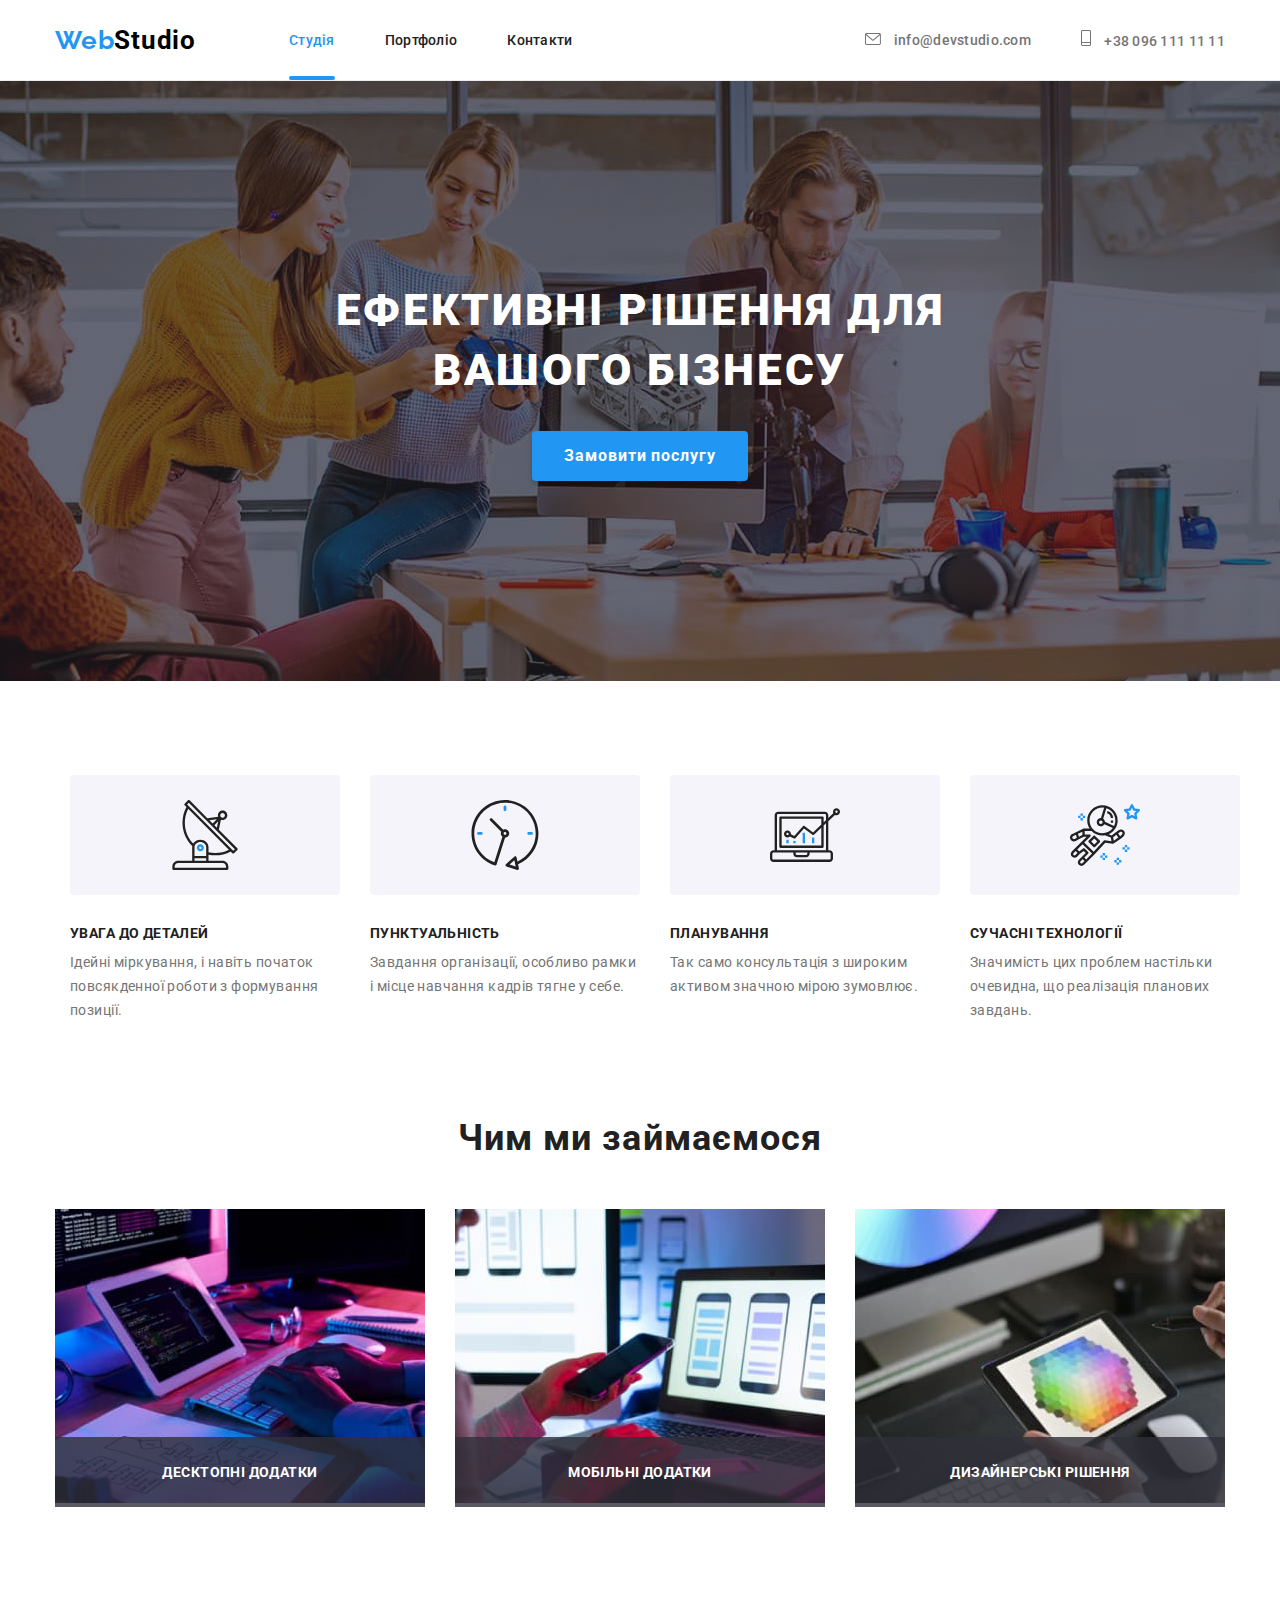
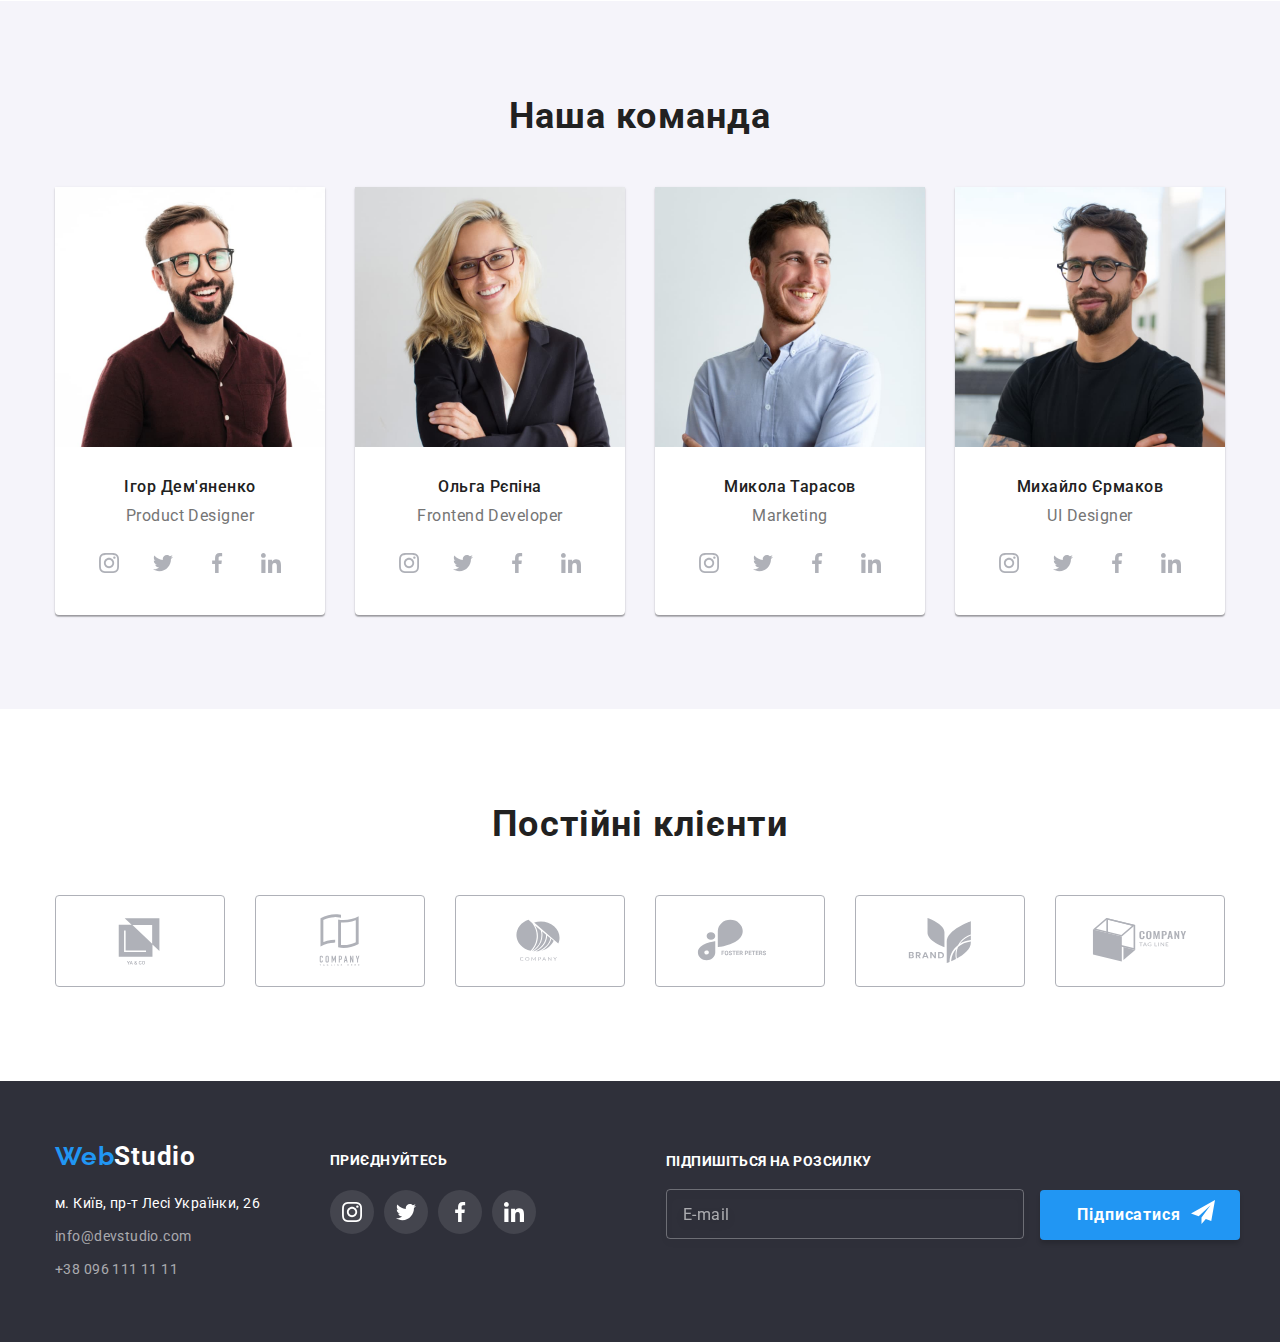
<file: index.html>
<!DOCTYPE html>
<html lang="uk">
  <head>
    <meta charset="UTF-8" />
    <meta http-equiv="X-UA-Compatible" content="IE=edge" />
    <meta name="viewport" content="width=device-width, initial-scale=1.0" />
    <link rel="preconnect" href="https://fonts.googleapis.com" />
    <link rel="preconnect" href="https://fonts.gstatic.com" crossorigin />
    <link
      href="https://fonts.googleapis.com/css2?family=Raleway:wght@700&family=Roboto:wght@400;500;700;900&display=swap"
      rel="stylesheet"
    />

    <title>Студія</title>
    <link
      rel="stylesheet"
      href="https://cdnjs.cloudflare.com/ajax/libs/modern-normalize/1.1.0/modern-normalize.min.css"
    />
    <!-- <link rel="stylesheet" href="css/styles.css" />  -->
  <link rel="stylesheet" href="./css/main.min.css" />

  </head>

  <!-- Body -->
  <!-- header -->
  <body>
    <header class="top-page">
      <div class="container container-header">
        <!-- container navigation -->

        <nav>
          <ul class="navigation">
            <li>
              <a href="WebStudio" lang="en" class="logo">
                <span class="part-logo">Web</span>Studio</a
              >
            </li>
            <li class="navigation-list">
              <a href="./index.html" class="navigation-link current">Студія</a>
            </li>
            <li class="navigation-list">
              <a href="./portfolio.html" class="navigation-link">Портфоліо</a>
            </li>
            <li class="navigation-list">
              <a href="#" class="navigation-link">Контакти</a></li>
          </ul>
        </nav>

        <!-- container contacts -->

        <ul class="contacts">
          <li>
            <a href="mailto:info@devstudio.com" class="contact-link"
              >
               <svg class="contacts-logos" width="16"
                height="12">
                <use href="./images/icons.svg#icon-envelopehover">
              </use>
              </svg> 
        info@devstudio.com</a 
            >
          </li>
          <li>
            <a href="tel:+380961111111" class="contact-link"
              >
            <svg class="contacts-logos"  width="10" 
                height="16">
                <use href="./images/icons.svg#icon-phone">
                </use>
              </svg> 
              +38 096 111 11 11</a>
          </li>
        </ul>
      </div>
    </header>

    <!-- main unique part -->

    <!-- hero -->

    <main>
      <section class="hero">
        <div class="container container-hero">
          <h1 class="hero-title">
            Ефективні рішення для <br />
            вашого бізнесу
          </h1>
          <button type="button" class="hero-button" data-modal-open>Замовити послугу</button>
        </div>
      </section>

      <!-- section Особливості  -->

      <section class="advantages">
        <div class="container-advantages">
          <h2 class="advantages-hidden">Особливості</h2>
          <div>
        
          <ul class="advantages-list">

            <li class="advantages-list__item">
              <div class="advantages-list__icon">
              <svg width="70" height="70">
                <use href="./images/icons.svg#icon-antenna">
                </use>
              </svg>
              </div>
              <h3 class="advantages-list__title">УВАГА ДО ДЕТАЛЕЙ</h3>
              <p class="advantages-list__text">
                Ідейні міркування, і навіть початок повсякденної роботи з
                формування позиції.
              </p>
            </li>

            <li class="advantages-list__item">

              <div class="advantages-list__icon">
              <svg width="70" height="70">
                <use href="./images/icons.svg#icon-clock">
                </use>
              </svg>
              </div>
              <h3 class="advantages-list__title">ПУНКТУАЛЬНІСТЬ</h3>
              <p class="advantages-list__text">
                Завдання організації, особливо рамки і місце навчання кадрів
                тягне у себе.
              </p>
            </li>

            <li class="advantages-list__item">

              <div class="advantages-list__icon">
              <svg width="70" height="70">
                <use href="./images/icons.svg#icon-diagram">
                </use>
              </svg>
              </div>
              <h3 class="advantages-list__title">ПЛАНУВАННЯ</h3>
              <p class="advantages-list__text">
                Так само консультація з широким активом значною мірою зумовлює.
              </p>
            </li>

            <li class="advantages-list__item">

              <div class="advantages-list__icon">
              <svg width="70" height="70">
                <use href="./images/icons.svg#icon-astronaut">
                </use>
              </svg>
            </div>
              <h3 class="advantages-list__title">СУЧАСНІ ТЕХНОЛОГІЇ</h3>
              <p class="advantages-list__text">
                Значимість цих проблем настільки очевидна, що реалізація
                планових завдань.
              </p>
            </li>
          </ul>
        </div>
      </section>

      <!-- section Чим ми займаємося -->

      <section class="action-section">
        <div class="container container-actions">
          <h2 class="actions">Чим ми займаємося</h2>
          <ul class="actions-illustrations">
            <!--changes to the picture, making of it a picture-link-->
            <li class="actions-list">
              <a href="#" target="_blank" rel="noopener nofollow noreferrer"
                ><img
                  src="./images/box1.jpg"
                  alt="Розробка сайтів. "
                  width="370"
              /></a>
              <p class="actions-text"> Десктопні додатки</p>
            </li>

            <li class="actions-list">
              <img
                src="./images/box2.jpg"
                alt="Розробка мобільних додатків."
                width="370"
              />
              <p class="actions-text">Мобільні додатки</p>
            </li>

            <li class="actions-list">
              <img src="./images/box3.jpg" alt="Дизайн." width="370" />
            <p class="actions-text">Дизайнерські рішення</p>
            </li>
          </ul>
        </div>
      </section>

      <!-- section Наша команда -->

      <section class="team">
        <div class="container container-team">
          <h2 class="team-heading">Наша команда</h2>

          <ul class="team-list">
            <li class="team-card">
              <img class="team-card-image" src="./images/img.jpg" alt="Ігор Дем'яненко" width="270" />
              <div class="team-text">
                <h3 class="team-members">Ігор Дем'яненко</h3>
                <p lang="en" class="team-job">Product Designer</p>
              </div>
              <ul class="social-network-list">
                <li class="social-network-item">
                  <a class="social-network-link" href="#">
                    <svg class="social-network-logo" width="20" height="20">
                      <use href="./images/icons.svg#icon-instagram">
                      </use>
                    </svg>
                  </a>
                </li>
              
                <li class="social-network-item">
                  <a class="social-network-link" href="#">
                    <svg class="social-network-logo" width="20" height="20">
                      <use href="./images/icons.svg#icon-twitter">
                      </use>
                    </svg>
                  </a>
                </li>
              
                <li class="social-network-item">
                  <a class="social-network-link" href="#">
                    <svg class="social-network-logo" width="20" height="20">
                      <use href="./images/icons.svg#icon-facebook">
                      </use>
                    </svg>
                  </a>
                </li>
              
                <li class="social-network-item">
                  <a class="social-network-link" href="#">
                    <svg class="social-network-logo" width="20" height="20">
                      <use href="./images/icons.svg#icon-linkedin">
                      </use>
                    </svg>
                  </a>
                </li>
              </ul>
            </li>

            <li class="team-card">
              <img class="team-card-image" src="./images/img1.jpg" alt="Ольга Рєпіна" width="270" />
              <div class="team-text">
                <h3 class="team-members">Ольга Рєпіна</h3>
                <p lang="en" class="team-job">Frontend Developer</p>
              </div>
              <ul class="social-network-list">
                <li class="social-network-item">
                  <a class="social-network-link" href="#">
                    <svg class="social-network-logo" width="20" height="20">
                      <use href="./images/icons.svg#icon-instagram">
                      </use>
                    </svg>
                  </a>
                </li>
              
                <li class="social-network-item">
                  <a class="social-network-link" href="#">
                    <svg class="social-network-logo" width="20" height="20">
                      <use href="./images/icons.svg#icon-twitter">
                      </use>
                    </svg>
                  </a>
                </li>
              
                <li class="social-network-item">
                  <a class="social-network-link" href="#">
                    <svg class="social-network-logo" width="20" height="20">
                      <use href="./images/icons.svg#icon-facebook">
                      </use>
                    </svg>
                  </a>
                </li>
              
                <li class="social-network-item">
                  <a class="social-network-link" href="#">
                    <svg class="social-network-logo" width="20" height="20">
                      <use href="./images/icons.svg#icon-linkedin">
                      </use>
                    </svg>
                  </a>
                </li>
              </ul>
            </li>

            <li class="team-card">
              <img class="team-card-image" src="./images/img2.jpg" alt="Микола Тарасов" width="270" />
              <div class="team-text">
                <h3 class="team-members">Микола Тарасов</h3>
                <p lang="en" class="team-job">Marketing</p>
              </div>
              <ul class="social-network-list">
                <li class="social-network-item">
                  <a class="social-network-link" href="#">
                    <svg class="social-network-logo" width="20" height="20">
                      <use href="./images/icons.svg#icon-instagram">
                      </use>
                    </svg>
                  </a>
                </li>
              
                <li class="social-network-item">
                  <a class="social-network-link" href="#">
                    <svg class="social-network-logo" width="20" height="20">
                      <use href="./images/icons.svg#icon-twitter">
                      </use>
                    </svg>
                  </a>
                </li>
              
                <li class="social-network-item">
                  <a class="social-network-link" href="#">
                    <svg class="social-network-logo" width="20" height="20">
                      <use href="./images/icons.svg#icon-facebook">
                      </use>
                    </svg>
                  </a>
                </li>
              
                <li class="social-network-item">
                  <a class="social-network-link" href="#">
                    <svg class="social-network-logo" width="20" height="20">
                      <use href="./images/icons.svg#icon-linkedin">
                      </use>
                    </svg>
                  </a>
                </li>
              </ul>
            </li>

            <li class="team-card">
              <img  class="team-card-image" src="./images/img3.jpg" alt="Михайло Єрмаков" width="270" />
              <div class="team-text">
                <h3 class="team-members">Михайло Єрмаков</h3>
                <p lang="en" class="team-job">UI Designer</p>
              </div>

                      <ul class="social-network-list">
                        <li class="social-network-item">
                          <a class="social-network-link" href="#">
                            <svg class="social-network-logo" width="20" height="20">
                              <use href="./images/icons.svg#icon-instagram">
                              </use>
                            </svg>
                          </a>
                        </li>
                      
                        <li class="social-network-item">
                          <a class="social-network-link" href="#">
                            <svg class="social-network-logo" width="20" height="20">
                              <use href="./images/icons.svg#icon-twitter">
                              </use>
                            </svg>
                          </a>
                        </li>
                      
                        <li class="social-network-item">
                          <a class="social-network-link" href="#">
                            <svg class="social-network-logo" width="20" height="20">
                              <use href="./images/icons.svg#icon-facebook">
                              </use>
                            </svg>
                          </a>
                        </li>
                      
                        <li class="social-network-item">
                          <a class="social-network-link" href="#">
                            <svg class="social-network-logo" width="20" height="20">
                              <use href="./images/icons.svg#icon-linkedin">
                              </use>
                            </svg>
                          </a>
                        </li>
                      </ul>
            </li>
          </ul>       
        </div>
      </section>
    </main>

    <!-- ---------------Постійні клієнти----------------- -->

    <section class="clients">
      <div class="container-clients">
        <h2 class="clients-heading">Постійні клієнти</h2>
    
        <ul class="clients-list">
          <li class="clients-list-item">
            <a class="clients-link" href="#">
              <svg class="clients-logo">
                <use href="./images/icons.svg#icon-yacologo"
                </use>
              </svg>
            </a>
            </li>

            <li class="clients-list-item">
              <a class="clients-link" href="#">
                <svg class="clients-logo">
                  <use href="./images/icons.svg#icon-taglinelogo" </use>
                </svg>
              </a>
            </li>

            <li class="clients-list-item">
              <a class="clients-link" href="#">
                <svg class="clients-logo">
                  <use href="./images/icons.svg#icon-companylogo" </use>
                </svg>
              </a>
            </li>


            <li class="clients-list-item">
              <a class="clients-link" href="#">
                <svg class="clients-logo">
                  <use href="./images/icons.svg#icon-fosterpeterslogo" </use>
                </svg>
              </a>
            </li>

            <li class="clients-list-item">
              <a class="clients-link" href="#">
                <svg class="clients-logo">
                  <use href="./images/icons.svg#icon-brandlogo" </use>
                </svg>
              </a>
            </li>

            <li class="clients-list-item">
              <a class="clients-link" href="#">
                <svg class="clients-logo">
                  <use href="./images/icons.svg#icon-taglogo" </use>
                </svg>
              </a>
            </li>
          </ul>

            </div>
          </section>

    <!-- footer HTML and portfolio -->


    <footer class="bottom-page">
      <div class="container container-footer">

      <div class="footer-contacts">
        <a href="WebStudio" lang="en" class="logo-footer"
          ><span class="part-logo">Web</span>Studio</a
        >
        <address>
          <ul class="link">
            <li>
              <a href="#" class="link-address"
                >м. Київ, пр-т Лесі Українки, 26
              </a>
            </li>
            <li>
              <a href="mailto:info@devstudio.com" class="link-list"
                >info@devstudio.com</a
              >
            </li>
            <li>
              <a href="tel:+380961111111" class="link-phone"
                >+38 096 111 11 11</a
              >
            </li>
          </ul>
        </address>
      </div>

      <!-- --------------приєднуйтесь--------------------------- -->
      <div class="join-us">
      <span class="join-us-heading"> приєднуйтесь </span>  
      <ul class="join-us-list">
        <li class="join-us-list-item">
          <a class="join-us-link"  href="#">
            <svg class="join-us-logo" width="20" height="20">
              <use href="./images/icons.svg#icon-instagram">
              </use>
            </svg>
          </a>
        </li>

        <li class="join-us-list-item">

          <a class="join-us-link" href="#">
                    <svg class="join-us-logo" width="20" height="20">
                      <use href="./images/icons.svg#icon-twitter">
                      </use>
                    </svg>    
          </a>
        </li>

        <li class="join-us-list-item">
          <a class="join-us-link" href="#">
           <svg class="join-us-logo" width="20" height="20">
          <use href="./images/icons.svg#icon-facebook">
            </use>
            </svg>  
          </a>
        </li>
        <li class="join-us-list-item">
          <a class="join-us-link" href="#">
            <svg class="join-us-logo" width="20" height="20">
            <use href="./images/icons.svg#icon-linkedin">
            </use>
              </svg>
          </a>
        </li>
      </ul>

      <!-- footer part 3 -->

      <div class="footer-form">
      
        <form class="form-position">
          <span class="form-text"> Підпишіться на розсилку </span>
      
          <label for="footer-mail" class="form-label">
          </label>
          <input type="mail" name="footer-mail" id="footer-mail" class="form-input-mail" placeholder="E-mail"> </input>
      
          <button type="submit" class="footer-button"> Підписатися
            <svg class="footer-button-logo" width="24" height="24">
              <use href="./images/icons.svg#icon-plane">
              </use>
            </svg>
          </button>
        </form>


    </div>
      </div>
    </footer>


<!--------------MODAL WINDOW-------------- -->
    <div class="overlay is-hidden" data-modal>

      <div class="modal">

  <button type="button" class="modal-button" data-modal-close> 
    <svg class="modal-icon" width="18" height="18">
      <use href="./images/icons.svg#icon-closeblack">
      </use>
    </svg>
 </button>
<!-- -------MODAL FORM INSIDE------------ -->

<form class="modal-form">
  <span class="modal-text"> Залиште свої дані, ми вам передзвонимо </span>

  <ul class="form-list">
    <li class="form-list-item">

      <label for="name" class="form-modal-label"> Ім'я </label>

      <div class="form-wrap">

        <input type="text" name="name" id="name" class=" form-input"> </input>
        <svg class="modal-svg" width="18" height="18">
    <use href="./images/icons.svg#icon-person-black">
    </use>
    </svg>
    </div>
    
    </li>
    
    <li class="form-list-item">
      <label for="phone" class="form-modal-label"> Телефон </label>
    
      <div class="form-wrap">
        <input type="text" name="phone" id="phone" class="form-input"> </input>
        <svg class="modal-svg" width="18" height="18">
          <use href="./images/icons.svg#icon-phone-black">
          </use>
        </svg>
    
      </div>
    
    </li>
    <li class="form-list-item">
    
      <label for="mail" class="form-modal-label"> Пошта </label>
    
      <div class="form-wrap">
        <input type="mail" name="mail" id="mail" class="form-input"> </input>
        <svg class="modal-svg" width="18" height="18">
          <use href="./images/icons.svg#icon-email-black">
          </use>
        </svg>
      </div>
    </li>
    </ul>
    
    <div>
      <label for="comment" class="form-modal-label"> Коментар </label>
      <textarea class="textarea-box" name="comment" id="comment" placeholder="Введіть текст" style="resize: none;"
        placeholder="Введіть текст"></textarea>
    </div>
<div class="checkbox">

  <label for="conditions" class="conditions-terms">

    <input type="checkbox" name="conditions" id="conditions" class="checkbox-icon-hide" required> </input>

    <span class="icon-empty"> </span>

    <svg class="icon-check" width="16" height="15">
      <use href="./images/icons.svg#icon-vector">
      </use>
    </svg>

    <span class="conditions-text">Погоджуюся з розсилкою та приймаю </span>
    <a href="#" class="conditions-link">Умови договору</a>

  </label>

</div>
<button type="submit" class="modal-window-button"> Відправити </button>

</form>
      </div>
    </div>
      <script src="./js/modal.js">

      </script>
  </body>
</html>
</file>
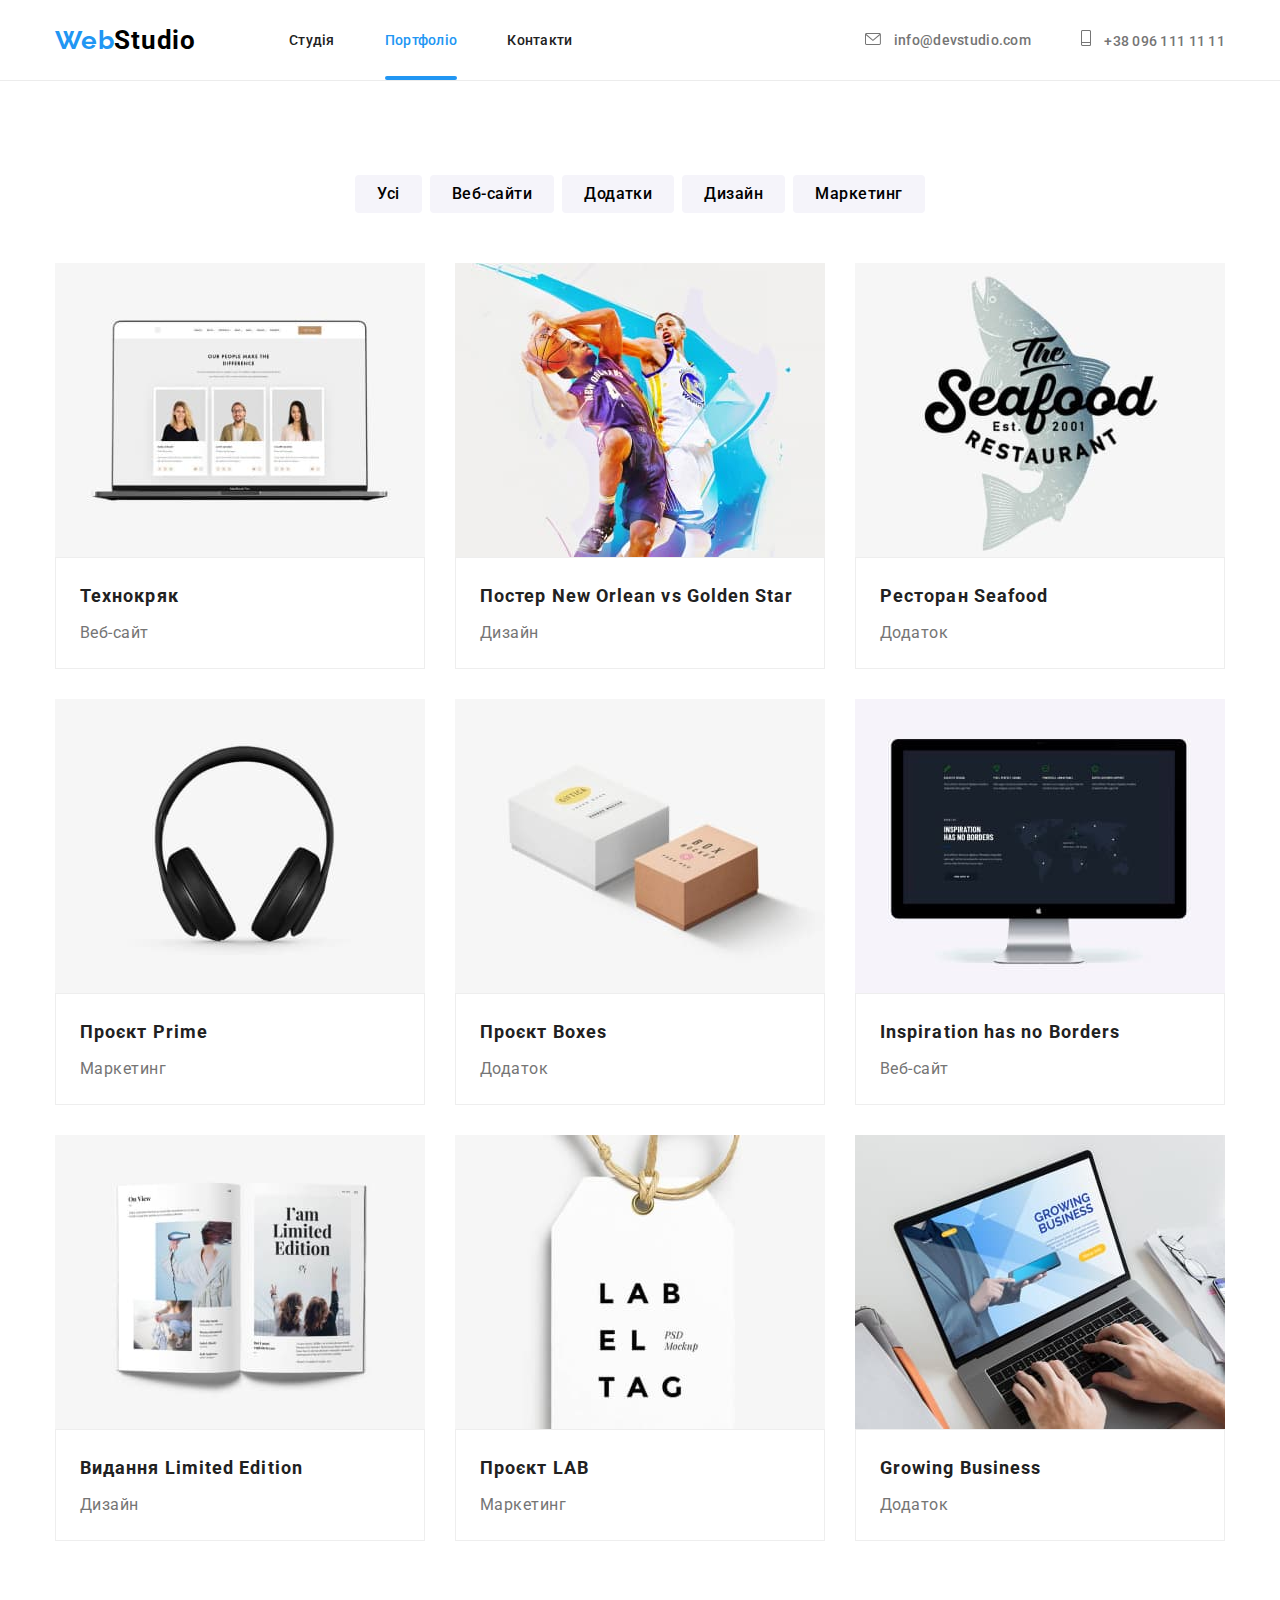
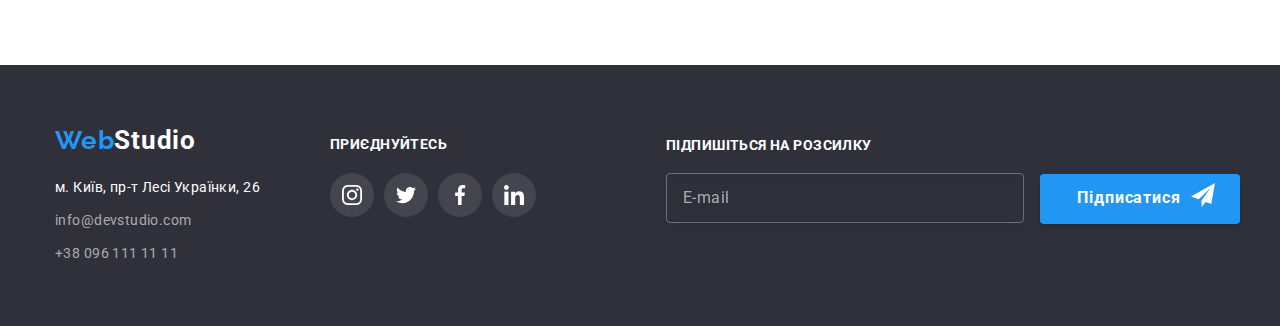
<file: portfolio.html>
<!DOCTYPE html>
<html lang="uk">
  <head>
    <meta charset="UTF-8" />
    <meta http-equiv="X-UA-Compatible" content="IE=edge" />
    <meta name="viewport" content="width=device-width, initial-scale=1.0" />
    <link rel="preconnect" href="https://fonts.googleapis.com" />
    <link rel="preconnect" href="https://fonts.gstatic.com" crossorigin />
    <link
      href="https://fonts.googleapis.com/css2?family=Raleway:wght@700&family=Roboto:wght@400;500;700;900&display=swap"
      rel="stylesheet"
    />
    <title>Портфоліо</title>
    <link
      rel="stylesheet"
      href="https://cdnjs.cloudflare.com/ajax/libs/modern-normalize/1.1.0/modern-normalize.min.css"
    />
    <!-- <link rel="stylesheet" href="css/styles.css" />   -->

       <link rel="stylesheet" href="./css/main.min.css" />  
  </head>
  
  <body>
    <header class="top-page">
      <div class="container container-header">
        <!-- container navigation -->

        <nav>
          <ul class="navigation">
            <li>
              <a href="WebStudio" lang="en" class="logo">
                <span class="part-logo">Web</span>Studio</a
              >
            </li>
            <li>
              <a href="./index.html" class="navigation-link">Студія</a>
            </li>
            <li>
              <a href="./portfolio.html" class="navigation-link current">Портфоліо</a>
            </li>
            <li><a href="#" class="navigation-link">Контакти</a></li>
          </ul>
        </nav>

        <!-- container contacts -->

        <ul class="contacts">
          <li>
            <a href="mailto:info@devstudio.com" class="contact-link">
              <svg class="contacts-logos" width="16" height="12">
                <use href="./images/icons.svg#icon-envelopehover"></use>
              </svg>
              info@devstudio.com</a
            >
          </li>
          <li>
            <a href="tel:+380961111111" class="contact-link">
              <svg class="contacts-logos" width="10" height="16">
                <use href="./images/icons.svg#icon-phone"></use>
              </svg>
              +38 096 111 11 11</a
            >
          </li>
        </ul>
      </div>
    </header>
    <!-- main unique part BUTTONS AND PROJECTS-->

    <main>
          <section class="buttons-and-projects">
            <div class="container-buttons-projects">
              <ul class="button-list">
                <li><button type="button" class="button-list__item">Усі</button></li>
                <li>
                  <button type="button" class="button-list__item">Веб-сайти</button>
                </li>
                <li><button type="button" class="button-list__item">Додатки</button></li>
                <li><button type="button" class="button-list__item">Дизайн</button></li>
                <li>
                  <button type="button" class="button-list__item">Маркетинг</button>
                </li>
              </ul>

          <!-- projects -->

          <h1 class="projects-hidden">Проекти</h1>

          <ul class="projects">

            <li class="projects__list">
            
              <a class="projects__link" href="#" target="_blank" rel="noopener nofollow noreferrer">
            
                <div class="project-overlay">
                  <img src="./images/technoduck.jpg" alt="Веб-сайт Технокряк" width="370" height="294" class="project-overlay__image" />
                  <p class="project-overlay__text">
                    Ресурс пропонує комплексні пропозиції з різним рівнем функціоналу та сервісів. Все це дозволить відвідувачу
                    отримати
                    вичерпні відомості про компанію чи приватну особу.
                  </p>
                </div>
                <div class="projects__border">
                  <h2 class="projects__heading">Технокряк</h2>
                  <p class="projects__description">Веб-сайт</p>
                </div>
              </a>
            </li>


            <li class="projects__list">
              <a class="projects__link" href="#" target="_blank" rel="noopener nofollow noreferrer">
            
            
                <div class="project-overlay">
                  <img src="./images/neworleans.jpg" alt="Постер New Orlean vs Golden Star" width="370" height="294"
                    class="project-overlay__image" />
                  <p class="project-overlay__text">
                    Ресурс пропонує комплексні пропозиції з різним рівнем функціоналу та сервісів. Все це дозволить відвідувачу
                    отримати
                    вичерпні відомості про компанію чи приватну особу.
                  </p>
            
                </div>
                <div class="projects__border">
                  <h2 class="projects__heading">
                    Постер New Orlean vs Golden Star
                  </h2>
                  <p class="projects__description">Дизайн</p>
                </div>
              </a>
            </li>


            <li class="projects__list">
              <a
                class="projects__link"
                href="#"
                target="_blank"
                rel="noopener nofollow noreferrer"
                >
                
                <div class="project-overlay">

               <img
                  src="./images/seafood.jpg"
                  alt="Ресторан Seafood"
                  width="370"
                  height="294"
                  class="project-overlay__image"
              />


                <p class="project-overlay__text">
                  Ресурс пропонує комплексні пропозиції з різним рівнем функціоналу та сервісів. Все це дозволить відвідувачу отримати
                  вичерпні відомості про компанію чи приватну особу.
                </p>
            
             </div>
              <div class="projects__border">
                <h2 class="projects__heading">Ресторан Seafood</h2>
                <p class="projects__description">Додаток</p>
              </div>
              </a>
            </li>

            <li class="projects__list">
              <a
                class="projects__link"
                href="#"
                target="_blank"
                rel="noopener nofollow noreferrer"
                >
                
                <div class="project-overlay">

                <img
                  src="./images/prime.jpg"
                  alt="Проєкт Prime"
                  width="370"
                  height="294"
                  class="project-overlay__image"
              />
            
                <p class="project-overlay__text">
                  Ресурс пропонує комплексні пропозиції з різним рівнем функціоналу та сервісів. Все це дозволить відвідувачу отримати
                  вичерпні відомості про компанію чи приватну особу.
                </p>
            </div>
              <div class="projects__border">
                <h2 class="projects__heading">Проєкт Prime</h2>
                <p class="projects__description">Маркетинг</p>
              </div>
              </a>
            </li>


            <li class="projects__list">
              <a
                class="projects__link"
                href="#"
                target="_blank"
                rel="noopener nofollow noreferrer"
                >
                <div class="project-overlay">

                <img
                  src="./images/boxes.jpg"
                  alt="Проєкт Boxes"
                  width="370"
                  height="294"
                  class="project-overlay__image"
              />
            
            
                <p class="project-overlay__text">
                  Ресурс пропонує комплексні пропозиції з різним рівнем функціоналу та сервісів. Все це дозволить відвідувачу отримати
                  вичерпні відомості про компанію чи приватну особу.
                </p>
            </div>
              <div class="projects__border">
                <h2 class="projects__heading">Проєкт Boxes</h2>
                <p class="projects__description">Додаток</p>
              </div>
              </a>
            </li>

            <li class="projects__list">
              <a
                class="projects__link"
                href="#"
                target="_blank"
                rel="noopener nofollow noreferrer"
                >
                <div class="project-overlay">

                <img
                  src="./images/inspiration.jpg"
                  alt="Веб-сайт Inspiration has no Borders"
                  width="370"
                  height="294"
                  class="project-overlay__image"
              />
            
                <p class="project-overlay__text">
                  Ресурс пропонує комплексні пропозиції з різним рівнем функціоналу та сервісів. Все це дозволить відвідувачу отримати
                  вичерпні відомості про компанію чи приватну особу.
                </p>
            
            </div>
              <div class="projects__border">
                <h2 class="projects__heading">Inspiration has no Borders</h2>
                <p class="projects__description">Веб-сайт</p>
              </div>

              </a>
            </li>

            <li class="projects__list">
              <a
                class="projects__link"
                href="#"
                target="_blank"
                rel="noopener nofollow noreferrer"
                >
                <div class="project-overlay">

                <img
                  class="project-overlay__image"
                  src="./images/limited.jpg"
                  alt="Видання Limited Edition"
                  width="370"
                  height="294"
              />
            
                <p class="project-overlay__text">
                  Ресурс пропонує комплексні пропозиції з різним рівнем функціоналу та сервісів. Все це дозволить відвідувачу отримати
                  вичерпні відомості про компанію чи приватну особу.
                </p>
            
            </div>   
            
              <div class="projects__border">
                <h2 class="projects__heading">Видання Limited Edition</h2>
                <p class="projects__description">Дизайн</p>
              </div>
              </a>
            </li>

            <li class="projects__list">
              <a
                class="projects__link"
                href="#"
                target="_blank"
                rel="noopener nofollow noreferrer"
                >
                <div class="project-overlay">

                <img
                  class="project-overlay__image"
                  src="./images/lab.jpg"
                  alt="Проєкт LAB"
                  width="370"
                  height="294"
              />

                <p class="project-overlay__text">
                  Ресурс пропонує комплексні пропозиції з різним рівнем функціоналу та сервісів. Все це дозволить відвідувачу отримати
                  вичерпні відомості про компанію чи приватну особу.
                </p>
            </div>
           
              <div class="projects__border">
                <h2 class="projects__heading">Проєкт LAB</h2>
                <p class="projects__description">Маркетинг</p>
              </div>
              </a>
            </li>

            <li class="projects__list">
              <a
                class="projects__link"
                href="#"
                target="_blank"
                rel="noopener nofollow noreferrer"
                >
                
                <div class="project-overlay">
                  <img
                  class="project-overlay__image"
                  src="./images/growingb.jpg"
                  alt="Додаток"
                  width="370"
                  height="294"
              />
            
                <p class="project-overlay__text">
                  Ресурс пропонує комплексні пропозиції з різним рівнем функціоналу та сервісів. Все це дозволить відвідувачу отримати
                  вичерпні відомості про компанію чи приватну особу.
                </p>

                </div>
            
              <div class="projects__border">
                <h2 class="projects__heading">Growing Business</h2>
                <p class="projects__description">Додаток</p>
              </div>
            </li>
            </a>
          </ul>
        </div>
      </section>
    </main>

    <!-- footer HTML and portfolio -->

    <footer class="bottom-page">
      <div class="container container-footer">
        <div class="footer-contacts">
          <a href="WebStudio" lang="en" class="logo-footer"
            ><span class="part-logo">Web</span>Studio</a
          >
          <address>
            <ul class="link">
              <li>
                <a href="#" class="link-address"
                  >м. Київ, пр-т Лесі Українки, 26
                </a>
              </li>
              <li>
                <a href="mailto:info@devstudio.com" class="link-list"
                  >info@devstudio.com</a
                >
              </li>
              <li>
                <a href="tel:+380961111111" class="link-phone"
                  >+38 096 111 11 11</a
                >
              </li>
            </ul>
          </address>
        </div>

        <!-- --------------приєднуйтесь--------------------------- -->
        <div class="join-us">
          <span class="join-us-heading"> приєднуйтесь </span>
          <ul class="join-us-list">
            <li class="join-us-list-item">
              <a class="join-us-link" href="#">
                <svg class="join-us-logo" width="20" height="20">
                  <use href="./images/icons.svg#icon-instagram"></use>
                </svg>
              </a>
            </li>

            <li class="join-us-list-item">
              <a class="join-us-link" href="#">
                <svg class="join-us-logo" width="20" height="20">
                  <use href="./images/icons.svg#icon-twitter"></use>
                </svg>
              </a>
            </li>

            <li class="join-us-list-item">
              <a class="join-us-link" href="#">
                <svg class="join-us-logo" width="20" height="20">
                  <use href="./images/icons.svg#icon-facebook"></use>
                </svg>
              </a>
            </li>

            <li class="join-us-list-item">
              <a class="join-us-link" href="#">
                <svg class="join-us-logo" width="20" height="20">
                  <use href="./images/icons.svg#icon-linkedin"></use>
                </svg>
              </a>
            </li>
          </ul>

          <!-- footer part 3 -->
          
          <div class="footer-form">
          
            <form class="form-position">
              <span class="form-text"> Підпишіться на розсилку </span>
          
              <label for="footer-mail" class="form-label">
              </label>
              <input type="mail" name="footer-mail" id="footer-mail" class="form-input-mail" placeholder="E-mail"> </input>
          
              <button type="submit" class="footer-button"> Підписатися
                <svg class="footer-button-logo" width="24" height="24">
                  <use href="./images/icons.svg#icon-plane">
                  </use>
                </svg>
              </button>
            </form>

        </div>
      </div>
    </footer>
  </body>
</html>
</file>
<file: css/styles.css>
:root {
  --heading-color: #212121;
  --paragraps-color: #757575;
  --logo-hover-color: #2196f3;
  --black-logo-color: #000000;
  --white-logo-hero-color: #ffffff;
  --white-transparent-color: rgba(255, 255, 255, 0.6);

  --head-background-color: #ffffff;
  --main-background-color: #f5f5f5;
  --secondary-background-color: #f5f4fa;
  --footer-background-color: #2f303a;
  --card-background-color: #eeeeee;

  --logos-color: #afb1b8;
} 

 body {
  font-family: "Roboto", sans-serif;
  color: var(--heading-color);
}

html {
  box-sizing: border-box;
}

*,
* ::before,
* ::after {
  box-sizing: inherit;
}

h1,
h2,
h3,
h4,
h5,
h6,
p {
  margin: 0;
}

ul {
  list-style: none;
  margin: 0;
  padding: 0;
} 
/* header */

 .top-page {
  border-bottom: 1px solid #ececec;
  background-color: var(--head-background-color);
  /* padding-top: 24px;
  padding-bottom: 24px; */
 }

.container-header {
  display: flex;
  align-items: center;
  width: 1200px;
  padding-left: 15px;
  padding-right: 15px;
  margin: 0 auto;
}  

 .logo {
  color: var(--black-logo-color);
  font-weight: 700;
  font-size: 26px;
  line-height: 1.1923;
  letter-spacing: 0.03em;
  text-decoration: none;
}

.part-logo {
  color: var(--logo-hover-color);
  font-family: "Raleway";
} 

 .navigation {
  list-style: none;
  display: flex;
  align-items: center;
}

.navigation :not(:first-child) {
  margin-left: 50px;
}

.navigation :nth-child(2) {
  margin-left: 93px;
}

.navigation-list {
  display: flex;
}

.navigation-link {
  font-family: "Roboto";
  font-weight: 500;
  font-size: 14px;
  line-height: 1.1428;
  letter-spacing: 0.02em;

  color: var(--heading-color);
  text-decoration: none;

  position: relative;
  display: block;
  padding-top: 32px;
  padding-bottom: 32px;
}

.navigation-link::after {
  opacity: 0;
}

.navigation-link.current::after {
  content: "";
  position: absolute;
  width: 100%;
  height: 4px;
  left: 0;
  bottom: 0;

  background: var(--logo-hover-color);
  border-radius: 2px;

  opacity: 1;
  transition: color 250ms cubic-bezier(0.4, 0, 0.2, 1);
}

.navigation-link:hover,
.navigation-link:focus {
  color: var(--logo-hover-color);
  transition: color 250ms cubic-bezier(0.4, 0, 0.2, 1);
}

.navigation .navigation-link.current {
  color: var(--logo-hover-color);
} 

 .contacts {
  list-style: none;
  display: flex;
  margin-left: auto;
  gap: 50px;
  align-items: center;
}

.contacts-logos {
  fill: currentColor;
  margin-right: 10px;
}

.contact-link {
  color: var(--paragraps-color);
  text-decoration: none;
  font-weight: 500;
  font-size: 14px;
  line-height: 1.1428;
  letter-spacing: 0.02em;

  transition: color 250ms cubic-bezier(0.4, 0, 0.2, 1);
}

.contact-link:hover,
.contact-link:focus,
.contacts-logos:hover,
.contacts-logos:focus {
  color: var(--logo-hover-color);
} 

/*-------------main unique part----------------- */
/* hero */

 .hero {
  background-color: var(--footer-background-color);
  padding-top: 200px;
  padding-bottom: 200px;
  background-image: linear-gradient(
      rgba(47, 48, 58, 0.4),
      rgba(47, 48, 58, 0.4)
    ),
    url(../images/overlay.jpg);
  max-height: 1600px;
  background-repeat: no-repeat;
  background-position: center;
  background-size: cover;
}

.container-hero {
  width: 1200px;
  padding-left: 15px;
  padding-right: 15px;
  margin: 0 auto;
  /* height: 600px;*/
}

.hero-title {
  color: var(--white-logo-hero-color);
  font-weight: 900;
  font-size: 44px;
  line-height: 1.3636;
  text-align: center;
  letter-spacing: 0.06em;
  text-transform: uppercase;
}

.hero-button {
  font-family: inherit;
  font-weight: 700;
  font-size: 16px;
  line-height: 1.875;
  text-align: center;
  letter-spacing: 0.06em;
  color: var(--white-logo-hero-color);
  background-color: var(--logo-hover-color);

  padding: 10px 32px;

  display: flex;
  align-items: center;
  border: transparent;
  box-shadow: 0px 4px 4px rgba(0, 0, 0, 0.15);
  border-radius: 4px;
  margin-left: auto;
  margin-right: auto;
  margin-top: 30px;
} 

/* section Особливості */

 .container-advantages {
  display: flex;
  width: 1200px;
  padding-left: 15px;
  padding-right: 15px;
  margin-left: auto;
  margin-right: auto;
}

.advantages {
  background-color: var(--head-background-color);
  padding-top: 94px;
  padding-bottom: 94px;
}
.advantages-hidden {
  display: none;
}

.advantages-lists {
  list-style: none;

  width: 1200px;
  padding-left: 15px;
  padding-right: 15px;
  display: flex;
  gap: 30px;
  margin-left: auto;
  margin-right: auto;
}

.advantages-list {
  max-width: 270px;
}

.advantages-icon-style {
  width: 270px;
  height: 120px;
  background-color: var(--secondary-background-color);
  border-radius: 4px;
  display: flex;
  align-items: center;
  justify-content: center;
  margin-bottom: 30px;
}

.advantages-list-title {
  font-size: 14px;
  line-height: 1.1428;
  letter-spacing: 0.03em;
  text-transform: uppercase;

  margin-bottom: 10px;
}

.advantages-list-text {
  color: var(--paragraps-color);
  font-size: 14px;
  line-height: 1.7142;
  letter-spacing: 0.03em;
} 

/* section Чим ми займаємося*/

 .action-section {
  background-color: var(--head-background-color);
  padding-bottom: 94px;
}

.container-actions {
  display: flex;
  flex-direction: column;
  width: 1200px;
  padding-left: 15px;
  padding-right: 15px;
  margin-left: auto;
  margin-right: auto;
}

.actions {
  font-size: 36px;
  line-height: 1.1666;
  text-align: center;
  letter-spacing: 0.03em;

  margin-bottom: 50px;
}

.actions-illustrations {
  list-style: none;

  display: flex;
  gap: 30px;
  flex-wrap: wrap;
}

.actions-list {
  position: relative;
}

.actions-text {
  font-weight: 700;
  font-size: 14px;
  line-height: 16px;
  text-align: center;
  letter-spacing: 0.03em;
  text-transform: uppercase;
  color: var(--head-background-color);
  background-color: rgba(47, 48, 58, 0.8);
  width: 100%;
  height: 70px;

  position: absolute;
  bottom: 0;

  display: flex;
  justify-content: center;
  align-items: center;
} 

/*section Наша команда*/

.container-team {
  display: flex;
  flex-direction: column;
  width: 1200px;
  padding-left: 15px;
  padding-right: 15px;
  margin: 0 auto;
}

.team {
  background-color: var(--secondary-background-color);
  padding-top: 94px;
  padding-bottom: 94px;
}
.team-heading {
  font-size: 36px;
  line-height: 1.1666;
  text-align: center;
  letter-spacing: 0.03em;

  margin-bottom: 50px;
}
.team-list {
  list-style: none;
  display: flex;
  gap: 30px;
}

.team-card {
  box-shadow: 0px 1px 3px rgba(0, 0, 0, 0.12), 0px 1px 1px rgba(0, 0, 0, 0.14),
    0px 2px 1px rgba(0, 0, 0, 0.2);
  border-radius: 0px 0px 4px 4px;
  background-color: var(--head-background-color);
}

.team-card-image {
  display: block;
}

.team-text {
  padding-top: 30px;
  padding-bottom: 16px;
}

.team-members {
  font-weight: 500;
  font-size: 16px;
  line-height: 1.1875;
  text-align: center;
  letter-spacing: 0.03em;
  margin-bottom: 10px;
}

.team-job {
  color: var(--paragraps-color);
  font-size: 16px;
  line-height: 1.1875;
  text-align: center;
  letter-spacing: 0.03em;
} 

.social-network-list {
  display: flex;
  justify-content: center;
  gap: 10px;
  margin-bottom: 30px;
}
.social-network-item {
  width: 44px;
  height: 44px;
}

.social-network-link {
  background-color: var(--white-logo-hero-color);
  border-radius: 50%;
  display: flex;
  align-items: center;
  justify-content: center;
  width: 100%;
  height: 100%;

  transition: background-color 250ms cubic-bezier(0.4, 0, 0.2, 1);
}

.social-network-logo {
  fill: var(--logos-color);

  transition: fill 250ms cubic-bezier(0.4, 0, 0.2, 1);
}

.social-network-link:hover,
.social-network-link:focus {
  background-color: var(--logo-hover-color);
}

.social-network-link:hover .social-network-logo {
  fill: var(--white-logo-hero-color);
}

.social-network-link:focus .social-network-logo {
  fill: var(--white-logo-hero-color);
} 

/* < !-- ---------Постійні клієнти----------------- --> */

 .clients {
  background-color: var(--head-background-color);
  padding-top: 94px;
  padding-bottom: 94px;
}
.container-clients {
  display: flex;
  flex-direction: column;
  width: 1200px;
  padding-left: 15px;
  padding-right: 15px;
  margin: 0 auto;
}

.clients-heading {
  font-size: 36px;
  line-height: 42px;
  text-align: center;
  letter-spacing: 0.03em;
  color: var(--heading-color);
  margin-bottom: 50px;
}

.clients-list {
  display: flex;
  justify-content: center;
  gap: 30px;
}

.clients-list-item {
  width: 170px;
  height: 92px;
}

.clients-link {
  width: 100%;
  height: 100%;

  display: flex;
  align-items: center;
  justify-content: center;
  border: 1px solid var(--logos-color);
  border-radius: 4px;
}

.clients-logo {
  fill: var(--logos-color);
  width: 106px;
  height: 60px;
  transition: fill 250ms cubic-bezier(0.4, 0, 0.2, 1),
    border 250ms cubic-bezier(0.4, 0, 0.2, 1);
}

.clients-link:hover,
.clients-link:focus {
  border-color: var(--logo-hover-color);
}

.clients-link:hover .clients-logo {
  fill: var(--logo-hover-color);
}

.clients-link:focus .clients-logo {
  fill: var(--logo-hover-color);
} 

/*-----------design footer HTML and portfolio------------*/

 .container-footer {
  display: flex;
  width: 1200px;
  padding-left: 15px;
  padding-right: 15px;
  margin: 0 auto;

  align-items: baseline;
  position: relative;
}

.footer-contacts {
  margin-right: 70px;
}

.bottom-page {
  background-color: var(--footer-background-color);
  padding-top: 60px;
  padding-bottom: 60px;
} */

.logo-footer {
  color: var(--white-logo-hero-color);
  font-style: normal;
  font-weight: 700;
  font-size: 26px;
  line-height: 1.1923;
  letter-spacing: 0.03em;
  text-decoration: none;

  display: flex;
  margin-bottom: 20px;
} 

 .link {
  list-style: none;
}

.link-address,
.link-list,
.link-phone {
  font-style: normal;
  text-decoration: none;
  font-size: 14px;
  line-height: 1.7142;
  letter-spacing: 0.03em;
  color: var(--white-logo-hero-color);

  display: flex;
}

.link-address,
.link-list {
  margin-bottom: 9px;
}

.link-list,
.link-phone {
  color: var(--white-transparent-color);
} 

/* < !-- footer part 3 --> */

 .footer-form {
  display: flex;
  align-items: baseline;
  right: 0;
  top: 12px;
  position: absolute;
}
.form-position {
  margin-left: 93px;
}

.form-text {
  display: flex;
  margin-bottom: 20px;

  font-family: "Roboto";
  font-style: normal;
  font-weight: 700;
  font-size: 14px;
  line-height: 16px;
  letter-spacing: 0.03em;
  text-transform: uppercase;
  color: var(--white-logo-hero-color);
}

.form-input-mail {
  box-sizing: border-box;

  width: 358px;
  height: 50px;

  border: 1px solid rgba(255, 255, 255, 0.3);
  filter: drop-shadow(0px 4px 4px rgba(0, 0, 0, 0.15));
  border-radius: 4px;
  background-color: transparent;
  padding-left: 16px;

  cursor: pointer;

  transition: border-color 250ms cubic-bezier(0.4, 0, 0.2, 1);
}
.form-input-mail:hover,
.form-input-mail:focus {
  border-color: var(--logo-hover-color);
}

.form-input-mail:focus {
  color: var(--head-background-color);
} 

.form-input-mail::placeholder {
  font-weight: 400;
  font-size: 16px;
  line-height: 1.25px;
 

  letter-spacing: 0.03em;

  color: rgba(255, 255, 255, 0.6);

} 

.footer-button {
  width: 200px;
  height: 50px;
  padding-right: 28px;
  margin-left: 12px;

  background-color: var(--logo-hover-color);
  box-shadow: 0px 4px 4px rgba(0, 0, 0, 0.15);
  border-radius: 4px;
  border: transparent;

  font-family: "Roboto";
  font-style: normal;
  font-weight: 700;
  font-size: 16px;
  line-height: 1.88;
  letter-spacing: 0.06em;
  color: #ffffff;

  transition: background-color 250ms cubic-bezier(0.4, 0, 0.2, 1);
}

.footer-button:hover,
.footer-button:focus {
  background-color: #188ce8;
}

.footer-button-logo {
  position: absolute;
  fill: var(--head-background-color);
  margin-left: 10px;
} */

/* < !-- --------------приєднуйтесь---------------------- --> */

 .join-us-heading {
  color: var(--white-logo-hero-color);

  font-weight: 700;
  font-size: 14px;
  line-height: 16px;
  letter-spacing: 0.03em;
  text-transform: uppercase;
}

.join-us-list {
  display: flex;
  justify-content: center;
  margin-top: 20px;
  gap: 10px;
}

.join-us-link {
  background-color: rgba(255, 255, 255, 0.1);
  width: 44px;
  height: 44px;
  display: flex;
  border-radius: 50%;
  align-items: center;
  justify-content: center;

  transition: background-color 250ms cubic-bezier(0.4, 0, 0.2, 1);
}

.join-us-link:hover,
.join-us-link:focus {
  background-color: var(--logo-hover-color);
}

.join-us-logo {
  fill: var(--white-logo-hero-color);
  display: flex;
} 

/* ---------PORTFOLIO MAIN---------- */
/* BUTTONS AND PROJECTS */

.buttons-and-projects {
  background-color: var(--head-background-color);
  padding-top: 94px;
  padding-bottom: 94px;
}
.container-buttons-projects {
  width: 1200px;
  padding-left: 15px;
  padding-right: 15px;
  margin-left: auto;
  margin-right: auto;
}

.button-list {
  font-family: inherit;
  list-style: none;
  gap: 8px;
  justify-content: center;
  display: flex;

  margin-bottom: 50px;
}

.button-item {
  font-family: inherit;
  font-weight: 500;
  font-size: 16px;
  line-height: 1.625;
  text-align: center;
  letter-spacing: 0.03em;
  background-color: var(--secondary-background-color);
  border: none;
  cursor: pointer;
  border-radius: 4px;

  padding: 6px 22px;

  transition: background-color 250ms cubic-bezier(0.4, 0, 0.2, 1),
    box-shadow 250ms cubic-bezier(0.4, 0, 0.2, 1),
    color 250ms cubic-bezier(0.4, 0, 0.2, 1);
}

.button-item:hover,
.button-item:focus {
  background-color: var(--logo-hover-color);
  color: var(--white-logo-hero-color);
  box-shadow: 0px 3px 1px rgba(0, 0, 0, 0.1), 0px 1px 2px rgba(0, 0, 0, 0.08),
    0px 2px 2px rgba(0, 0, 0, 0.12);
} 

/* projects */

.projects-hidden {
  display: none;
}

.projects-list {
  list-style: none;
  display: flex;
  flex-wrap: wrap;
  column-gap: 30px;
  row-gap: 30px;
}

.projects {
  font-size: 18px;
  line-height: 2;
  letter-spacing: 0.06em;
  background-color: var(--white-logo-hero-color);

  flex-basis: calc((100% - 60px) / 3);
  transition: box-shadow 250ms cubic-bezier(0.4, 0, 0.2, 1);
}

.projects:hover {
  box-shadow: 0px 1px 1px rgba(0, 0, 0, 0.12), 0px 4px 4px rgba(0, 0, 0, 0.06),
    1px 4px 6px rgba(0, 0, 0, 0.16);
}

.project-border {
  border: 1px solid var(--card-background-color);
  padding: 20px 24px;
}

.project-heading {
  font-size: 18px;
  line-height: 2;
  letter-spacing: 0.06em;
}

.project-description {
  font-size: 16px;
  line-height: 1.875;
  letter-spacing: 0.03em;
  color: var(--paragraps-color);

  margin-top: 4px;
}

.project-link {
  text-decoration: none;
  color: var(--heading-color);
}

.project-overlay {
  position: relative;
  overflow: hidden;
}

.project-image {
  display: block;
}

.project-text {
  text-decoration: none;
  font-size: 18px;
  line-height: 1.56;
  letter-spacing: 0.03em;
  color: var(--white-logo-hero-color);
  background-color: rgba(33, 150, 243, 0.9);

  padding-top: 63px;
  padding-bottom: 63px;
  padding-left: 24px;
  padding-right: 24px;

  position: absolute;
  width: 100%;
  height: 100%;
  opacity: 0;
  transform: translateY(0);

  transition: transform 250ms cubic-bezier(0.4, 0, 0.2, 1),
    opacity 250ms cubic-bezier(0.4, 0, 0.2, 1);
}

.project-link:hover .project-text {
  transform: translateY(-100%);
  opacity: 1;
} 

/* ------------MODAL WINDOW-------------- */

 .overlay {
  width: 100%;
  height: 100%;
  position: fixed;
  top: 0;
  left: 0;
  background-color: rgba(0, 0, 0, 0.2);

  opacity: 1;

  transition: opacity 250ms cubic-bezier(0.4, 0, 0.2, 1),
    visibility 250ms cubic-bezier(0.4, 0, 0.2, 1);
}

.modal {
  position: absolute;
  width: 528px;
  min-height: 581px;
  background: #ffffff;
  box-shadow: 0px 1px 3px rgba(0, 0, 0, 0.12), 0px 1px 1px rgba(0, 0, 0, 0.14),
    0px 2px 1px rgba(0, 0, 0, 0.2);
  border-radius: 4px;

  top: 50%;
  left: 50%;

  transform: translate(-50%, -50%) scale(1);
  transition: transform 250ms linear;
}

.overlay.is-hidden {
  opacity: 0;
  visibility: hidden;
  pointer-events: none;
}

.overlay.is-hidden .modal {
  transform: translate(-50%, -50%) scale(0);
} 

 .modal-button {
  position: absolute;
  width: 30px;
  height: 30px;
  background-color: transparent;
  border: 1px solid rgba(0, 0, 0, 0.1);
  border-radius: 50%;

  display: flex;
  align-items: center;
  justify-content: center;
  cursor: pointer;
  margin: 8px;
  right: 0;

  transition: border-color 250ms cubic-bezier(0.4, 0, 0.2, 1), fill 250ms cubic-bezier(0.4, 0, 0.2, 1);

}

.modal-button:hover{
  fill:var(--logo-hover-color);
  border-color: var(--logo-hover-color);
} */

/* -------MODAL FORM INSIDE------------ */

.modal-form {
  margin: 41px;
}

.modal-text {
  display: flex;
  justify-content: center;

  font-family: "Roboto";
  font-style: normal;
  font-weight: 700;
  font-size: 20px;
  line-height: 23px;
  text-align: center;
  letter-spacing: 0.03em;

  width: 448px;
  height: 23px;

  color: var(--heading-color);
}

.form-wrap {
  position: relative;
}

.form-modal-label {
  display: flex;
  margin-bottom: 4px;
  margin-top: 10px;

  font-size: 12px;
  line-height: 1.166;
  letter-spacing: 0.01em;

  color: var(--paragraps-color);
}

.form-input {
  width: 448px;
  height: 40px;
  border-radius: 4px;

  padding-top: 11px;
  padding-bottom: 11px;
  padding-left: 42px;
  padding-right: 12px;

  border: 1px solid rgba(33, 33, 33, 0.2);

  transition: border-color 250ms cubic-bezier(0.4, 0, 0.2, 1);
}

.form-wrap:focus .form-imput {
  border-color: var(--logo-hover-color);
}

.form-input:hover,
.form-input:focus {
  border-color: var(--logo-hover-color);
}

.form-input:focus + .modal-svg,
.form-input:hover + .modal-svg {
  fill: var(--logo-hover-color);
}

.form-input:active,
:hover,
:focus {
  outline: 0;
  outline-offset: 0;
}

.modal-svg {
  position: absolute;
  top: 50%;
  margin-left: 12px;
  left: 0;
  transform: translateY(-50%);

  fill: var(--heading-color);

  transition: fill 250ms cubic-bezier(0.4, 0, 0.2, 1);
}

.textarea-box {
  width: 448px;
  height: 120px;
  padding: 12px 16px;

  border: 1px solid rgba(33, 33, 33, 0.2);
  border-radius: 4px;
}

.textarea-box:hover,
.textarea-box:focus {
  border-color: var(--logo-hover-color);
}

.textarea-box::placeholder {
  font-size: 12px;
  line-height: 14px;
  letter-spacing: 0.01em;

  color: rgba(117, 117, 117, 0.5);
}
.checkbox {
  margin-top: 20px;
  display: flex;
  align-items: center;
}

.checkbox-icon-hide {
  /* -webkit-appearance: none;  
   -moz-appearance: none;  */

   position: absolute;
  width: 1px;
  height: 1px;
  margin: -1px;
  border: 0;
  padding: 0;
  clip: rect(0 0 0 0);
  overflow: hidden;
}

.conditions-terms {
  display: flex;
  align-items: center;
  margin-left: 13px;
}

.icon-check {
  fill: transparent;
  position: absolute;
}

.checkbox-icon-hide:checked + .icon-empty {
  background-color: var(--logo-hover-color);
  border-color: var(--logo-hover-color);
  background-size: contain;
  background-origin: border-box;
}

.checkbox-icon-hide:checked ~ .icon-check {
  fill: var(--head-background-color);
}

.icon-empty {
  display: inline-block;

  width: 16px;
  height: 15px;
  border: 2px solid #212121;
  border-radius: 2px;

  position: absolute;
}

.conditions-text {
  margin-left: 25px;

  font-size: 14px;
  line-height: 1.71;
  letter-spacing: 0.03em;

  color: var(--paragraps-color);
}

.conditions-link {
  margin-left: 5px;

  font-size: 14px;
  line-height: 1, 71;
  letter-spacing: 0.03em;

  color: var(--logo-hover-color);
} 

.modal-window-button {
  margin-top: 30px;

  font-weight: 700;

  justify-content: center;
  align-items: center;
  display: flex;
  margin-left: auto;
  margin-right: auto;

  width: 200px;
  height: 50px;

  background-color: var(--logo-hover-color);
  box-shadow: 0px 4px 4px rgba(0, 0, 0, 0.15);
  border-radius: 4px;
  border: transparent;
  font-size: 16px;
  line-height: 1.88;
  letter-spacing: 0.06em;

  color: var(--white-logo-hero-color);

  cursor: pointer;
  transition: background-color 250ms cubic-bezier(0.4, 0, 0.2, 1);
}

.modal-window-button:hover {
  background-color: #188ce8;
}
</file>
<file: css/main.min.css>
/*! modern-normalize v1.1.0 | MIT License | https://github.com/sindresorhus/modern-normalize */*,::before,::after{box-sizing:border-box}html{line-height:1.15;-webkit-text-size-adjust:100%;-moz-tab-size:4;-o-tab-size:4;tab-size:4}body{margin:0;font-family:system-ui,-apple-system,"Segoe UI",Roboto,Helvetica,Arial,sans-serif,"Apple Color Emoji","Segoe UI Emoji"}hr{height:0;color:inherit}abbr[title]{-webkit-text-decoration:underline dotted;text-decoration:underline dotted}b,strong{font-weight:bolder}code,kbd,samp,pre{font-family:ui-monospace,SFMono-Regular,Consolas,"Liberation Mono",Menlo,monospace;font-size:1em}small{font-size:80%}sub,sup{font-size:75%;line-height:0;position:relative;vertical-align:baseline}sub{bottom:-0.25em}sup{top:-0.5em}table{text-indent:0;border-color:inherit}button,input,optgroup,select,textarea{font-family:inherit;font-size:100%;line-height:1.15;margin:0}button,select{text-transform:none}button,[type=button],[type=reset],[type=submit]{-webkit-appearance:button}::-moz-focus-inner{border-style:none;padding:0}:-moz-focusring{outline:1px dotted ButtonText}:-moz-ui-invalid{box-shadow:none}legend{padding:0}progress{vertical-align:baseline}::-webkit-inner-spin-button,::-webkit-outer-spin-button{height:auto}[type=search]{-webkit-appearance:textfield;outline-offset:-2px}::-webkit-search-decoration{-webkit-appearance:none}::-webkit-file-upload-button{-webkit-appearance:button;font:inherit}summary{display:list-item}:root{--heading-color: #212121;--paragraps-color: #757575;--logo-hover-color: #2196f3;--black-logo-color: #000000;--white-logo-hero-color: #ffffff;--white-transparent-color: rgba(255, 255, 255, 0.6);--head-background-color: #ffffff;--main-background-color: #f5f5f5;--secondary-background-color: #f5f4fa;--footer-background-color: #2f303a;--card-background-color: #eeeeee;--logos-color: #afb1b8}body{font-family:"Roboto",sans-serif;color:var(--heading-color)}html{box-sizing:border-box}*,* ::before,* ::after{box-sizing:inherit}h1,h2,h3,h4,h5,h6,p{margin:0}ul{list-style:none;margin:0;padding:0}.logo{color:var(--black-logo-color);font-weight:700;font-size:26px;line-height:1.1923;letter-spacing:.03em;text-decoration:none}.part-logo{color:var(--logo-hover-color);font-family:"Raleway"}.top-page{border-bottom:1px solid #ececec;background-color:var(--head-background-color)}.container-header{display:flex;align-items:center;width:1200px;padding-left:15px;padding-right:15px;margin:0 auto}.navigation{list-style:none;display:flex;align-items:center}.navigation :not(:first-child){margin-left:50px}.navigation :nth-child(2){margin-left:93px}.navigation-link{font-family:"Roboto";font-weight:500;font-size:14px;line-height:1.1428;letter-spacing:.02em;color:var(--heading-color);text-decoration:none;position:relative;display:block;padding-top:32px;padding-bottom:32px}.navigation-link::after{opacity:0}.navigation-link.current::after{content:"";position:absolute;width:100%;height:4px;left:0;bottom:0;background:var(--logo-hover-color);border-radius:2px;opacity:1;transition:color 250ms cubic-bezier(0.4, 0, 0.2, 1)}.navigation-link:hover,.navigation-link:focus{color:var(--logo-hover-color);transition:color 250ms cubic-bezier(0.4, 0, 0.2, 1)}.navigation .navigation-link.current{color:var(--logo-hover-color)}.contacts{list-style:none;display:flex;margin-left:auto;gap:50px;align-items:center}.contacts-logos{fill:currentColor;margin-right:10px}.contacts-logos:hover,.contacts-logos:focus{color:var(--logo-hover-color)}.contact-link{color:var(--paragraps-color);text-decoration:none;font-weight:500;font-size:14px;line-height:1.1428;letter-spacing:.02em;transition:color 250ms cubic-bezier(0.4, 0, 0.2, 1)}.contact-link:hover,.contact-link:focus{color:var(--logo-hover-color)}.hero{background-color:var(--footer-background-color);padding-top:200px;padding-bottom:200px;background-image:linear-gradient(rgba(47, 48, 58, 0.4), rgba(47, 48, 58, 0.4)),url(../images/overlay.jpg);max-height:1600px;background-repeat:no-repeat;background-position:center;background-size:cover}.container-hero{width:1200px;padding-left:15px;padding-right:15px;margin:0 auto}.hero-title{color:var(--white-logo-hero-color);font-weight:900;font-size:44px;line-height:1.3636;text-align:center;letter-spacing:.06em;text-transform:uppercase}.hero-button{font-family:inherit;font-weight:700;font-size:16px;line-height:1.875;text-align:center;letter-spacing:.06em;color:var(--white-logo-hero-color);background-color:var(--logo-hover-color);padding:10px 32px;display:flex;align-items:center;border:rgba(0,0,0,0);box-shadow:0px 4px 4px rgba(0,0,0,.15);border-radius:4px;margin-left:auto;margin-right:auto;margin-top:30px}.advantages{background-color:var(--head-background-color);padding-top:94px;padding-bottom:94px}.container-advantages{display:flex;width:1200px;padding-left:15px;padding-right:15px;margin-left:auto;margin-right:auto}.advantages-hidden{display:none}.advantages-list{list-style:none;width:1200px;padding-left:15px;padding-right:15px;display:flex;gap:30px;margin-left:auto;margin-right:auto}.advantages-list__item{max-width:270px}.advantages-list__icon{width:270px;height:120px;background-color:var(--secondary-background-color);border-radius:4px;display:flex;align-items:center;justify-content:center;margin-bottom:30px}.advantages-list__title{font-size:14px;line-height:1.1428;letter-spacing:.03em;text-transform:uppercase;margin-bottom:10px}.advantages-list__text{color:var(--paragraps-color);font-size:14px;line-height:1.7142;letter-spacing:.03em}.action-section{background-color:var(--head-background-color);padding-bottom:94px}.container-actions{display:flex;flex-direction:column;width:1200px;padding-left:15px;padding-right:15px;margin-left:auto;margin-right:auto}.actions{font-size:36px;line-height:1.1666;text-align:center;letter-spacing:.03em;margin-bottom:50px}.actions-illustrations{list-style:none;display:flex;gap:30px;flex-wrap:wrap}.actions-list{position:relative}.actions-text{font-weight:700;font-size:14px;line-height:16px;text-align:center;letter-spacing:.03em;text-transform:uppercase;color:var(--head-background-color);background-color:rgba(47,48,58,.8);width:100%;height:70px;position:absolute;bottom:0;display:flex;justify-content:center;align-items:center}.container-team{display:flex;flex-direction:column;width:1200px;padding-left:15px;padding-right:15px;margin:0 auto}.team{background-color:var(--secondary-background-color);padding-top:94px;padding-bottom:94px}.team-heading{font-size:36px;line-height:1.1666;text-align:center;letter-spacing:.03em;margin-bottom:50px}.team-list{list-style:none;display:flex;gap:30px}.team-card{box-shadow:0px 1px 3px rgba(0,0,0,.12),0px 1px 1px rgba(0,0,0,.14),0px 2px 1px rgba(0,0,0,.2);border-radius:0px 0px 4px 4px;background-color:var(--head-background-color)}.team-card-image{display:block}.team-text{padding-top:30px;padding-bottom:16px}.team-members{font-weight:500;font-size:16px;line-height:1.1875;text-align:center;letter-spacing:.03em;margin-bottom:10px}.team-job{color:var(--paragraps-color);font-size:16px;line-height:1.1875;text-align:center;letter-spacing:.03em}.social-network-list{display:flex;justify-content:center;gap:10px;margin-bottom:30px}.social-network-item{width:44px;height:44px}.social-network-link{background-color:var(--white-logo-hero-color);border-radius:50%;display:flex;align-items:center;justify-content:center;width:100%;height:100%;transition:background-color 250ms cubic-bezier(0.4, 0, 0.2, 1)}.social-network-link:hover,.social-network-link:focus{background-color:var(--logo-hover-color)}.social-network-logo{fill:var(--logos-color);transition:fill 250ms cubic-bezier(0.4, 0, 0.2, 1)}.social-network-link:hover .social-network-logo{fill:var(--white-logo-hero-color)}.social-network-link:focus .social-network-logo{fill:var(--white-logo-hero-color)}.clients{background-color:var(--head-background-color);padding-top:94px;padding-bottom:94px}.container-clients{display:flex;flex-direction:column;width:1200px;padding-left:15px;padding-right:15px;margin:0 auto}.clients-heading{font-size:36px;line-height:42px;text-align:center;letter-spacing:.03em;color:var(--heading-color);margin-bottom:50px}.clients-list{display:flex;justify-content:center;gap:30px}.clients-list-item{width:170px;height:92px}.clients-link{width:100%;height:100%;display:flex;align-items:center;justify-content:center;border:1px solid var(--logos-color);border-radius:4px}.clients-link:hover,.clients-link:focus{border-color:var(--logo-hover-color)}.clients-logo{fill:var(--logos-color);width:106px;height:60px;transition:fill 250ms cubic-bezier(0.4, 0, 0.2, 1),border 250ms cubic-bezier(0.4, 0, 0.2, 1)}.clients-link:hover .clients-logo{fill:var(--logo-hover-color)}.clients-link:focus .clients-logo{fill:var(--logo-hover-color)}.container-footer{display:flex;width:1200px;padding-left:15px;padding-right:15px;margin:0 auto;align-items:baseline;position:relative}.footer-contacts{margin-right:70px}.bottom-page{background-color:var(--footer-background-color);padding-top:60px;padding-bottom:60px}.logo-footer{color:var(--white-logo-hero-color);font-style:normal;font-weight:700;font-size:26px;line-height:1.1923;letter-spacing:.03em;text-decoration:none;display:flex;margin-bottom:20px;align-items:baseline}.link{list-style:none}.link-address,.link-list,.link-phone{font-style:normal;text-decoration:none;font-size:14px;line-height:1.7142;letter-spacing:.03em;color:var(--white-logo-hero-color);display:flex}.link-address,.link-list{margin-bottom:9px}.link-list,.link-phone{color:var(--white-transparent-color)}.join-us-heading{color:var(--white-logo-hero-color);font-weight:700;font-size:14px;line-height:16px;letter-spacing:.03em;text-transform:uppercase}.join-us-list{display:flex;justify-content:center;margin-top:20px;gap:10px}.join-us-link{background-color:rgba(255,255,255,.1);width:44px;height:44px;display:flex;border-radius:50%;align-items:center;justify-content:center;transition:background-color 250ms cubic-bezier(0.4, 0, 0.2, 1)}.join-us-link:hover,.join-us-link:focus{background-color:var(--logo-hover-color)}.join-us-logo{fill:var(--white-logo-hero-color);display:flex}.footer-form{display:flex;align-items:baseline;right:0;top:12px;position:absolute}.form-position{margin-left:93px}.form-text{display:flex;margin-bottom:20px;font-family:"Roboto";font-style:normal;font-weight:700;font-size:14px;line-height:16px;letter-spacing:.03em;text-transform:uppercase;color:var(--white-logo-hero-color)}.form-input-mail{box-sizing:border-box;width:358px;height:50px;border:1px solid rgba(255,255,255,.3);filter:drop-shadow(0px 4px 4px rgba(0, 0, 0, 0.15));border-radius:4px;background-color:rgba(0,0,0,0);padding-left:16px;cursor:pointer;transition:border-color 250ms cubic-bezier(0.4, 0, 0.2, 1)}.form-input-mail:hover,.form-input-mail:focus{border-color:var(--logo-hover-color)}.form-input-mail:focus{color:var(--head-background-color)}.form-input-mail::-moz-placeholder{font-weight:400;font-size:16px;line-height:1.25px;letter-spacing:.03em;color:rgba(255,255,255,.6)}.form-input-mail:-ms-input-placeholder{font-weight:400;font-size:16px;line-height:1.25px;letter-spacing:.03em;color:rgba(255,255,255,.6)}.form-input-mail::placeholder{font-weight:400;font-size:16px;line-height:1.25px;letter-spacing:.03em;color:rgba(255,255,255,.6)}.footer-button{width:200px;height:50px;padding-right:28px;margin-left:12px;background-color:var(--logo-hover-color);box-shadow:0px 4px 4px rgba(0,0,0,.15);border-radius:4px;border:rgba(0,0,0,0);font-family:"Roboto";font-style:normal;font-weight:700;font-size:16px;line-height:1.88;letter-spacing:.06em;color:#fff;transition:background-color 250ms cubic-bezier(0.4, 0, 0.2, 1)}.footer-button:hover,.footer-button:focus{background-color:#188ce8}.footer-button-logo{position:absolute;fill:var(--head-background-color);margin-left:10px}.overlay{width:100%;height:100%;position:fixed;top:0;left:0;background-color:rgba(0,0,0,.2);opacity:1;transition:opacity 250ms cubic-bezier(0.4, 0, 0.2, 1),visibility 250ms cubic-bezier(0.4, 0, 0.2, 1)}.modal{position:absolute;width:528px;min-height:581px;background:#fff;box-shadow:0px 1px 3px rgba(0,0,0,.12),0px 1px 1px rgba(0,0,0,.14),0px 2px 1px rgba(0,0,0,.2);border-radius:4px;top:50%;left:50%;transform:translate(-50%, -50%) scale(1);transition:transform 250ms linear}.overlay.is-hidden{opacity:0;visibility:hidden;pointer-events:none}.overlay.is-hidden.modal{transform:translate(-50%, -50%) scale(0)}.modal-button{position:absolute;width:30px;height:30px;background-color:rgba(0,0,0,0);border:1px solid rgba(0,0,0,.1);border-radius:50%;display:flex;align-items:center;justify-content:center;cursor:pointer;margin:8px;right:0;transition:border-color 250ms cubic-bezier(0.4, 0, 0.2, 1),fill 250ms cubic-bezier(0.4, 0, 0.2, 1)}.modal-button:hover{fill:var(--logo-hover-color);border-color:var(--logo-hover-color)}.modal-form{margin:41px}.modal-text{display:flex;justify-content:center;font-family:"Roboto";font-style:normal;font-weight:700;font-size:20px;line-height:23px;text-align:center;letter-spacing:.03em;width:448px;height:23px;color:var(--heading-color)}.form-wrap{position:relative}.form-modal-label{display:flex;margin-bottom:4px;margin-top:10px;font-size:12px;line-height:1.166;letter-spacing:.01em;color:var(--paragraps-color)}.form-input{width:448px;height:40px;border-radius:4px;padding-top:11px;padding-bottom:11px;padding-left:42px;padding-right:12px;border:1px solid rgba(33,33,33,.2);transition:border-color 250ms cubic-bezier(0.4, 0, 0.2, 1)}.form-input:hover,.form-input:focus{border-color:var(--logo-hover-color)}.form-wrap:focus .form-input{border-color:var(--logo-hover-color)}.form-input:active,.form-input :hover,.form-input :focus{outline:0;outline-offset:0}.modal-svg{position:absolute;top:50%;margin-left:12px;left:0;transform:translateY(-50%);fill:var(--heading-color);transition:fill 250ms cubic-bezier(0.4, 0, 0.2, 1)}.form-input:focus+.modal-svg,.form-input:hover+.modal-svg{fill:var(--logo-hover-color)}.textarea-box{width:448px;height:120px;padding:12px 16px;border:1px solid rgba(33,33,33,.2);border-radius:4px}.textarea-box:hover,.textarea-box:focus{border-color:var(--logo-hover-color)}.textarea-box::-moz-placeholder{font-size:12px;line-height:14px;letter-spacing:.01em;color:rgba(117,117,117,.5)}.textarea-box:-ms-input-placeholder{font-size:12px;line-height:14px;letter-spacing:.01em;color:rgba(117,117,117,.5)}.textarea-box::placeholder{font-size:12px;line-height:14px;letter-spacing:.01em;color:rgba(117,117,117,.5)}.checkbox{margin-top:20px;display:flex;align-items:center}.checkbox-icon-hide{position:absolute;width:1px;height:1px;margin:-1px;border:0;padding:0;clip:rect(0 0 0 0);overflow:hidden}.conditions-terms{display:flex;align-items:center;margin-left:13px}.icon-check{fill:rgba(0,0,0,0);position:absolute}.checkbox-icon-hide:checked~.icon-check{fill:var(--head-background-color)}.icon-empty{display:inline-block;width:16px;height:15px;border:2px solid #212121;border-radius:2px;position:absolute}.checkbox-icon-hide:checked+.icon-empty{background-color:var(--logo-hover-color);border-color:var(--logo-hover-color);background-size:contain;background-origin:border-box}.conditions-text{margin-left:25px;font-size:14px;line-height:1.71;letter-spacing:.03em;color:var(--paragraps-color)}.conditions-link{margin-left:5px;font-size:14px;line-height:1,71;letter-spacing:.03em;color:var(--logo-hover-color)}.modal-window-button{font-family:"Roboto",sans-serif;margin-top:30px;font-weight:700;justify-content:center;align-items:center;display:flex;margin-left:auto;margin-right:auto;width:200px;height:50px;background-color:var(--logo-hover-color);box-shadow:0px 4px 4px rgba(0,0,0,.15);border-radius:4px;border:rgba(0,0,0,0);font-size:16px;line-height:1.88;letter-spacing:.06em;color:var(--white-logo-hero-color);cursor:pointer;transition:background-color 250ms cubic-bezier(0.4, 0, 0.2, 1)}.modal-window-button:hover{background-color:#188ce8}.buttons-and-projects{background-color:var(--head-background-color);padding-top:94px;padding-bottom:94px}.container-buttons-projects{width:1200px;padding-left:15px;padding-right:15px;margin-left:auto;margin-right:auto}.button-list{font-family:inherit;list-style:none;gap:8px;justify-content:center;display:flex;margin-bottom:50px}.button-list__item{font-family:inherit;font-weight:500;font-size:16px;line-height:1.625;text-align:center;letter-spacing:.03em;background-color:var(--secondary-background-color);border:none;cursor:pointer;border-radius:4px;padding:6px 22px;transition:background-color 250ms cubic-bezier(0.4, 0, 0.2, 1),box-shadow 250ms cubic-bezier(0.4, 0, 0.2, 1),color 250ms cubic-bezier(0.4, 0, 0.2, 1)}.button-list__item:hover,.button-list__item:focus{background-color:var(--logo-hover-color);color:var(--white-logo-hero-color);box-shadow:0px 3px 1px rgba(0,0,0,.1),0px 1px 2px rgba(0,0,0,.08),0px 2px 2px rgba(0,0,0,.12)}.projects-hidden{display:none}.projects{list-style:none;display:flex;flex-wrap:wrap;-moz-column-gap:30px;column-gap:30px;row-gap:30px}.projects__list{font-size:18px;line-height:2;letter-spacing:.06em;background-color:var(--white-logo-hero-color);flex-basis:calc((100% - 60px)/3);transition:box-shadow 250ms cubic-bezier(0.4, 0, 0.2, 1)}.projects__list:hover{box-shadow:0px 1px 1px rgba(0,0,0,.12),0px 4px 4px rgba(0,0,0,.06),1px 4px 6px rgba(0,0,0,.16)}.projects__link{text-decoration:none;color:var(--heading-color)}.project-overlay{position:relative;overflow:hidden}.project-overlay__image{display:block}.project-overlay__text{text-decoration:none;font-size:18px;line-height:1.56;letter-spacing:.03em;color:var(--white-logo-hero-color);background-color:rgba(33,150,243,.9);padding-top:63px;padding-bottom:63px;padding-left:24px;padding-right:24px;position:absolute;width:100%;height:100%;opacity:0;transform:translateY(0);transition:transform 250ms cubic-bezier(0.4, 0, 0.2, 1),opacity 250ms cubic-bezier(0.4, 0, 0.2, 1)}.projects__link:hover .project-overlay__text{transform:translateY(-100%);opacity:1}.projects__border{border:1px solid var(--card-background-color);padding:20px 24px}.projects__heading{font-family:"Roboto";font-style:normal;font-weight:700;font-size:18px;line-height:2;letter-spacing:.06em}.projects__description{font-size:16px;line-height:1.875;letter-spacing:.03em;color:var(--paragraps-color);margin-top:4px}/*# sourceMappingURL=main.min.css.map */
</file>
